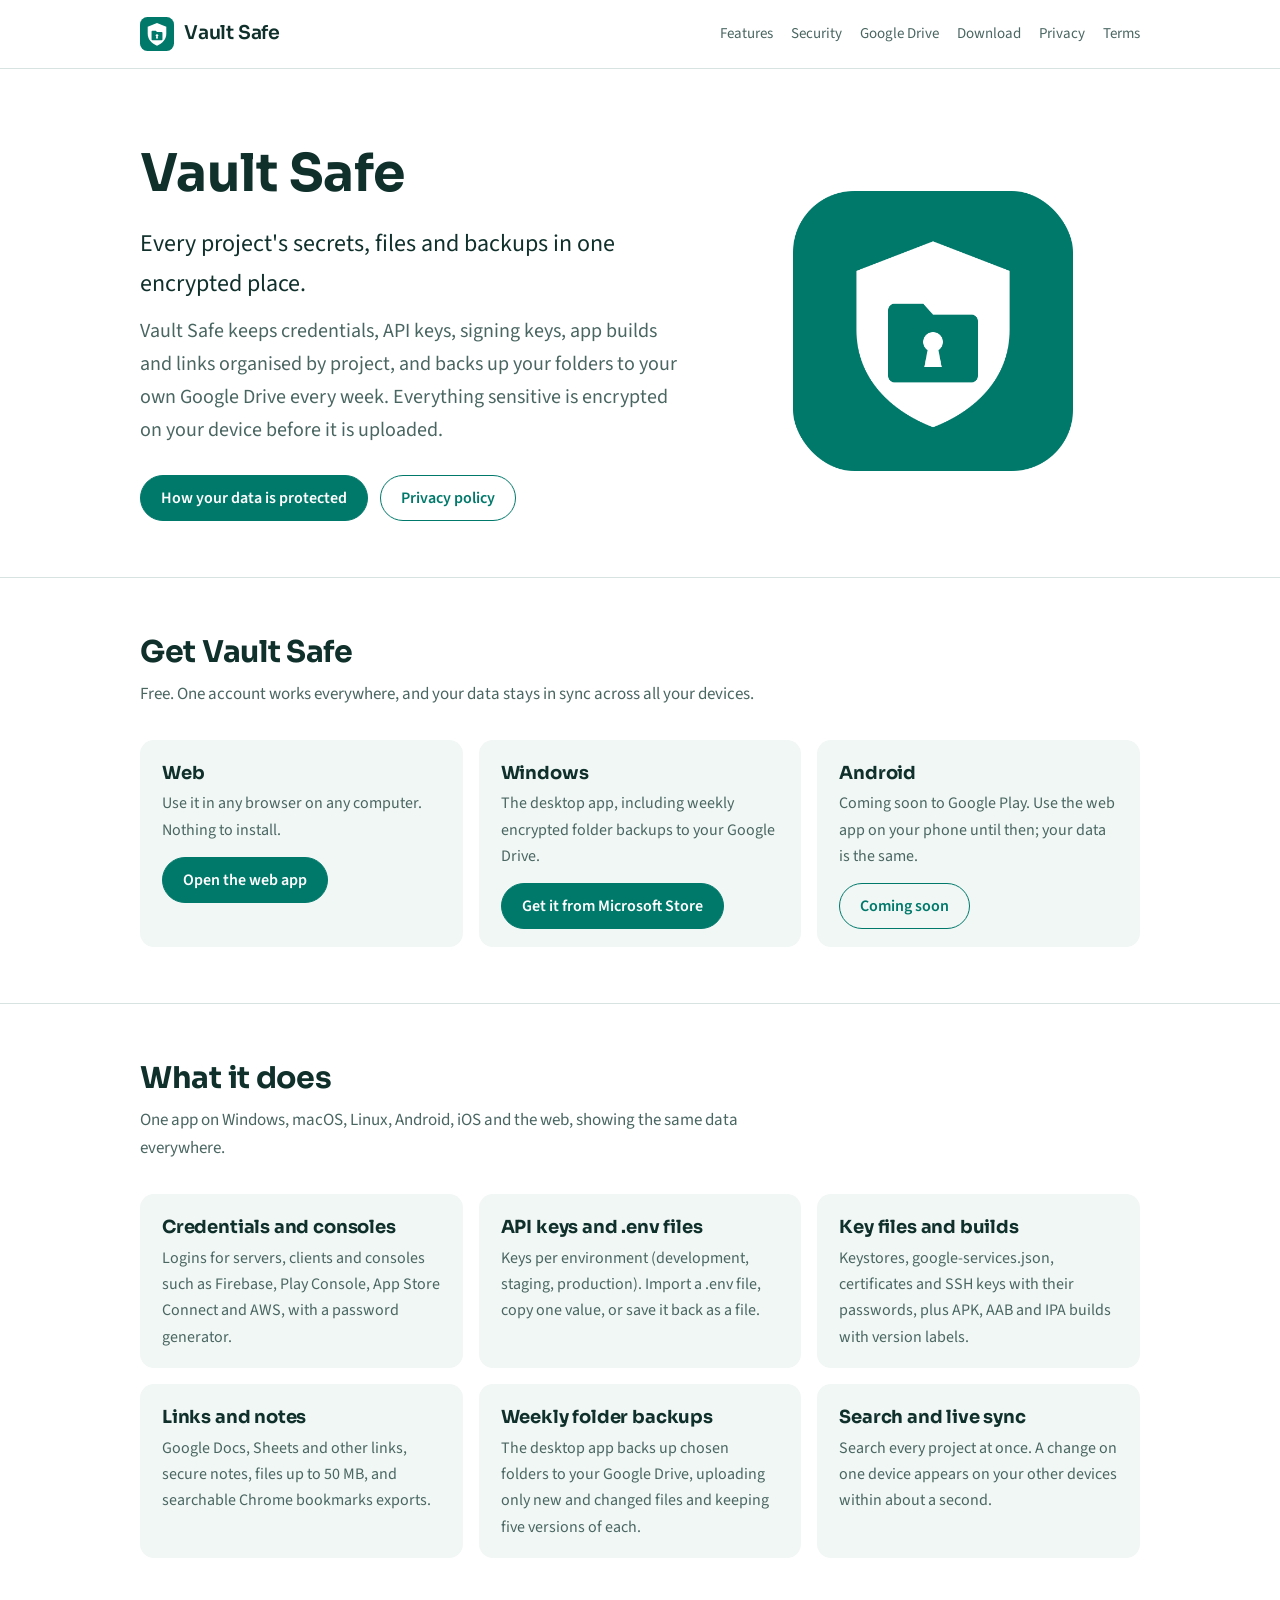
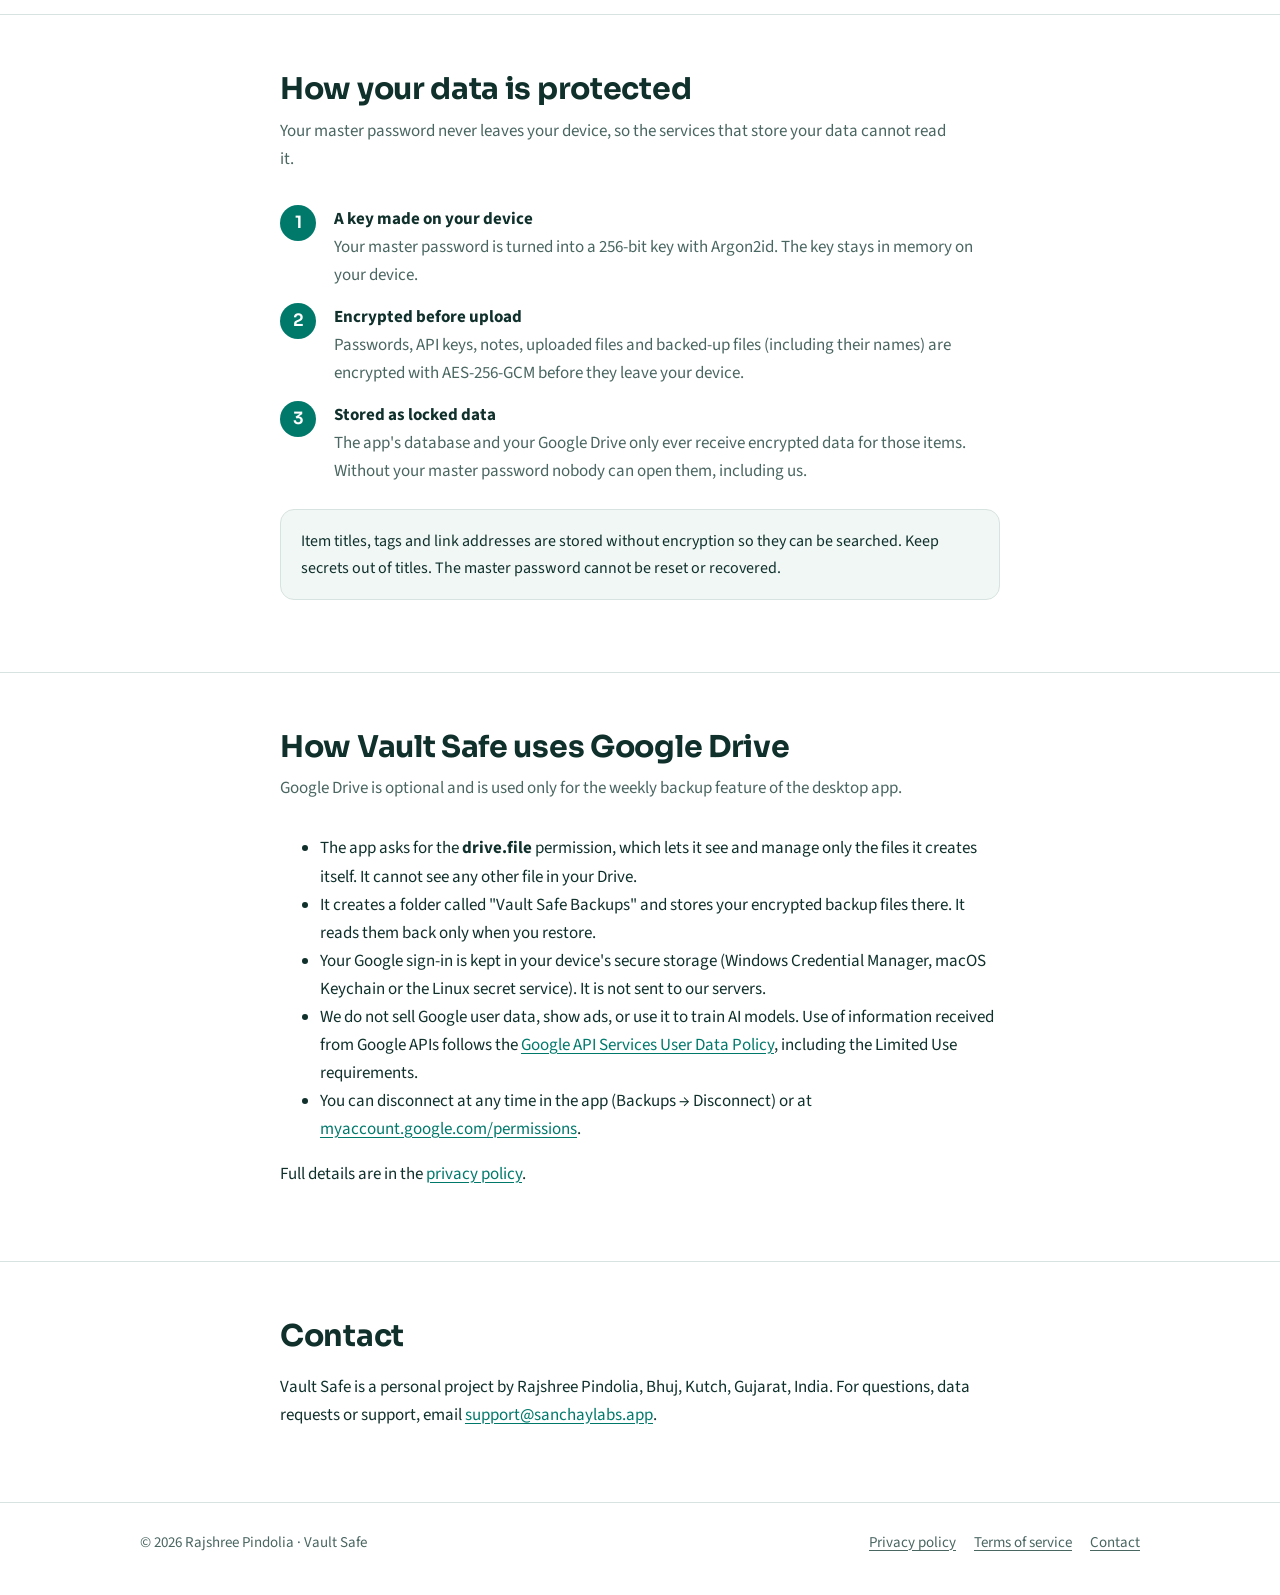
<file: index.html>
<!doctype html>
<html lang="en">
<head>
<meta charset="utf-8">
<meta name="viewport" content="width=device-width, initial-scale=1">
<title>Vault Safe — secure home for your projects</title>
<meta name="description" content="Vault Safe keeps each project's credentials, API keys, key files, app builds and links encrypted in one place, and backs up your folders to your own Google Drive every week.">
<meta name="google-site-verification" content="6050eJxkn7kLBPFxbfFtJ2_ZSHIaY4RsYB4jAtKrsZk" />
<link rel="icon" type="image/png" sizes="32x32" href="assets/favicon-32.png">
<link rel="icon" type="image/svg+xml" href="assets/logo.svg">
<link rel="apple-touch-icon" href="assets/apple-touch-icon.png">
<link rel="preconnect" href="https://fonts.googleapis.com">
<link rel="preconnect" href="https://fonts.gstatic.com" crossorigin>
<link href="https://fonts.googleapis.com/css2?family=Sora:wght@600&family=Source+Sans+3:wght@400;600&display=swap" rel="stylesheet">
<link rel="stylesheet" href="assets/style.css">
</head>
<body>

<header class="site-header">
  <div class="wrap">
    <a class="brand" href="./"><img src="assets/logo.svg" alt="" width="34" height="34">Vault Safe</a>
    <nav class="nav" aria-label="Main">
      <a href="#features">Features</a>
      <a href="#security">Security</a>
      <a href="#google">Google Drive</a>
      <a href="#download">Download</a>
      <a href="privacy.html">Privacy</a>
      <a href="terms.html">Terms</a>
    </nav>
  </div>
</header>

<main>
  <section class="hero">
    <div class="wrap">
      <div>
        <h1>Vault Safe</h1>
        <p class="lead" style="font-size:24px;color:var(--ink);margin-bottom:12px">Every project's secrets, files and backups in one encrypted place.</p>
        <p class="lead">Vault Safe keeps credentials, API keys, signing keys, app builds and links organised by project, and backs up your folders to your own Google Drive every week. Everything sensitive is encrypted on your device before it is uploaded.</p>
        <div class="cta">
          <a class="btn btn-primary" href="#security">How your data is protected</a>
          <a class="btn btn-ghost" href="privacy.html">Privacy policy</a>
        </div>
      </div>
      <div class="hero-art"><img src="assets/icon-512.png" alt="Vault Safe logo: a shield holding a folder with a keyhole" width="512" height="512"></div>
    </div>
  </section>

  <section class="block" id="download">
    <div class="wrap">
      <h2>Get Vault Safe</h2>
      <p class="sub">Free. One account works everywhere, and your data stays in sync across all your devices.</p>
      <div class="grid">
        <div class="card">
          <h3>Web</h3>
          <p>Use it in any browser on any computer. Nothing to install.</p>
          <p style="margin-top:14px"><a class="btn btn-primary" href="https://web.vaultsafe.sanchaylabs.app">Open the web app</a></p>
        </div>
        <div class="card">
          <h3>Windows</h3>
          <p>The desktop app, including weekly encrypted folder backups to your Google Drive.</p>
          <p style="margin-top:14px"><a class="btn btn-primary" href="https://apps.microsoft.com/detail/9MWRWQMHD9KV">Get it from Microsoft Store</a></p>
        </div>
        <div class="card">
          <h3>Android</h3>
          <p>Coming soon to Google Play. Use the web app on your phone until then; your data is the same.</p>
          <p style="margin-top:14px"><span class="btn btn-ghost" aria-disabled="true" style="cursor:default">Coming soon</span></p>
        </div>
      </div>
    </div>
  </section>

  <section class="block" id="features">
    <div class="wrap">
      <h2>What it does</h2>
      <p class="sub">One app on Windows, macOS, Linux, Android, iOS and the web, showing the same data everywhere.</p>
      <div class="grid">
        <div class="card"><h3>Credentials and consoles</h3><p>Logins for servers, clients and consoles such as Firebase, Play Console, App Store Connect and AWS, with a password generator.</p></div>
        <div class="card"><h3>API keys and .env files</h3><p>Keys per environment (development, staging, production). Import a .env file, copy one value, or save it back as a file.</p></div>
        <div class="card"><h3>Key files and builds</h3><p>Keystores, google-services.json, certificates and SSH keys with their passwords, plus APK, AAB and IPA builds with version labels.</p></div>
        <div class="card"><h3>Links and notes</h3><p>Google Docs, Sheets and other links, secure notes, files up to 50 MB, and searchable Chrome bookmarks exports.</p></div>
        <div class="card"><h3>Weekly folder backups</h3><p>The desktop app backs up chosen folders to your Google Drive, uploading only new and changed files and keeping five versions of each.</p></div>
        <div class="card"><h3>Search and live sync</h3><p>Search every project at once. A change on one device appears on your other devices within about a second.</p></div>
      </div>
    </div>
  </section>

  <section class="block" id="security">
    <div class="wrap narrow">
      <h2>How your data is protected</h2>
      <p class="sub">Your master password never leaves your device, so the services that store your data cannot read it.</p>
      <ol class="steps">
        <li><div><strong>A key made on your device</strong><span>Your master password is turned into a 256-bit key with Argon2id. The key stays in memory on your device.</span></div></li>
        <li><div><strong>Encrypted before upload</strong><span>Passwords, API keys, notes, uploaded files and backed-up files (including their names) are encrypted with AES-256-GCM before they leave your device.</span></div></li>
        <li><div><strong>Stored as locked data</strong><span>The app's database and your Google Drive only ever receive encrypted data for those items. Without your master password nobody can open them, including us.</span></div></li>
      </ol>
      <p class="note" style="margin-top:24px">Item titles, tags and link addresses are stored without encryption so they can be searched. Keep secrets out of titles. The master password cannot be reset or recovered.</p>
    </div>
  </section>

  <section class="block" id="google">
    <div class="wrap narrow">
      <h2>How Vault Safe uses Google Drive</h2>
      <p class="sub">Google Drive is optional and is used only for the weekly backup feature of the desktop app.</p>
      <ul>
        <li>The app asks for the <strong>drive.file</strong> permission, which lets it see and manage only the files it creates itself. It cannot see any other file in your Drive.</li>
        <li>It creates a folder called "Vault Safe Backups" and stores your encrypted backup files there. It reads them back only when you restore.</li>
        <li>Your Google sign-in is kept in your device's secure storage (Windows Credential Manager, macOS Keychain or the Linux secret service). It is not sent to our servers.</li>
        <li>We do not sell Google user data, show ads, or use it to train AI models. Use of information received from Google APIs follows the <a href="https://developers.google.com/terms/api-services-user-data-policy">Google API Services User Data Policy</a>, including the Limited Use requirements.</li>
        <li>You can disconnect at any time in the app (Backups → Disconnect) or at <a href="https://myaccount.google.com/permissions">myaccount.google.com/permissions</a>.</li>
      </ul>
      <p>Full details are in the <a href="privacy.html">privacy policy</a>.</p>
    </div>
  </section>

  <section class="block" id="contact">
    <div class="wrap narrow">
      <h2>Contact</h2>
      <p>Vault Safe is a personal project by Rajshree Pindolia, Bhuj, Kutch, Gujarat, India. For questions, data requests or support, email <a href="mailto:support@sanchaylabs.app">support@sanchaylabs.app</a>.</p>
    </div>
  </section>
</main>

<footer class="site-footer">
  <div class="wrap">
    <span>© 2026 Rajshree Pindolia · Vault Safe</span>
    <nav aria-label="Legal">
      <a href="privacy.html">Privacy policy</a>
      <a href="terms.html">Terms of service</a>
      <a href="mailto:support@sanchaylabs.app">Contact</a>
    </nav>
  </div>
</footer>

</body>
</html>
</file>
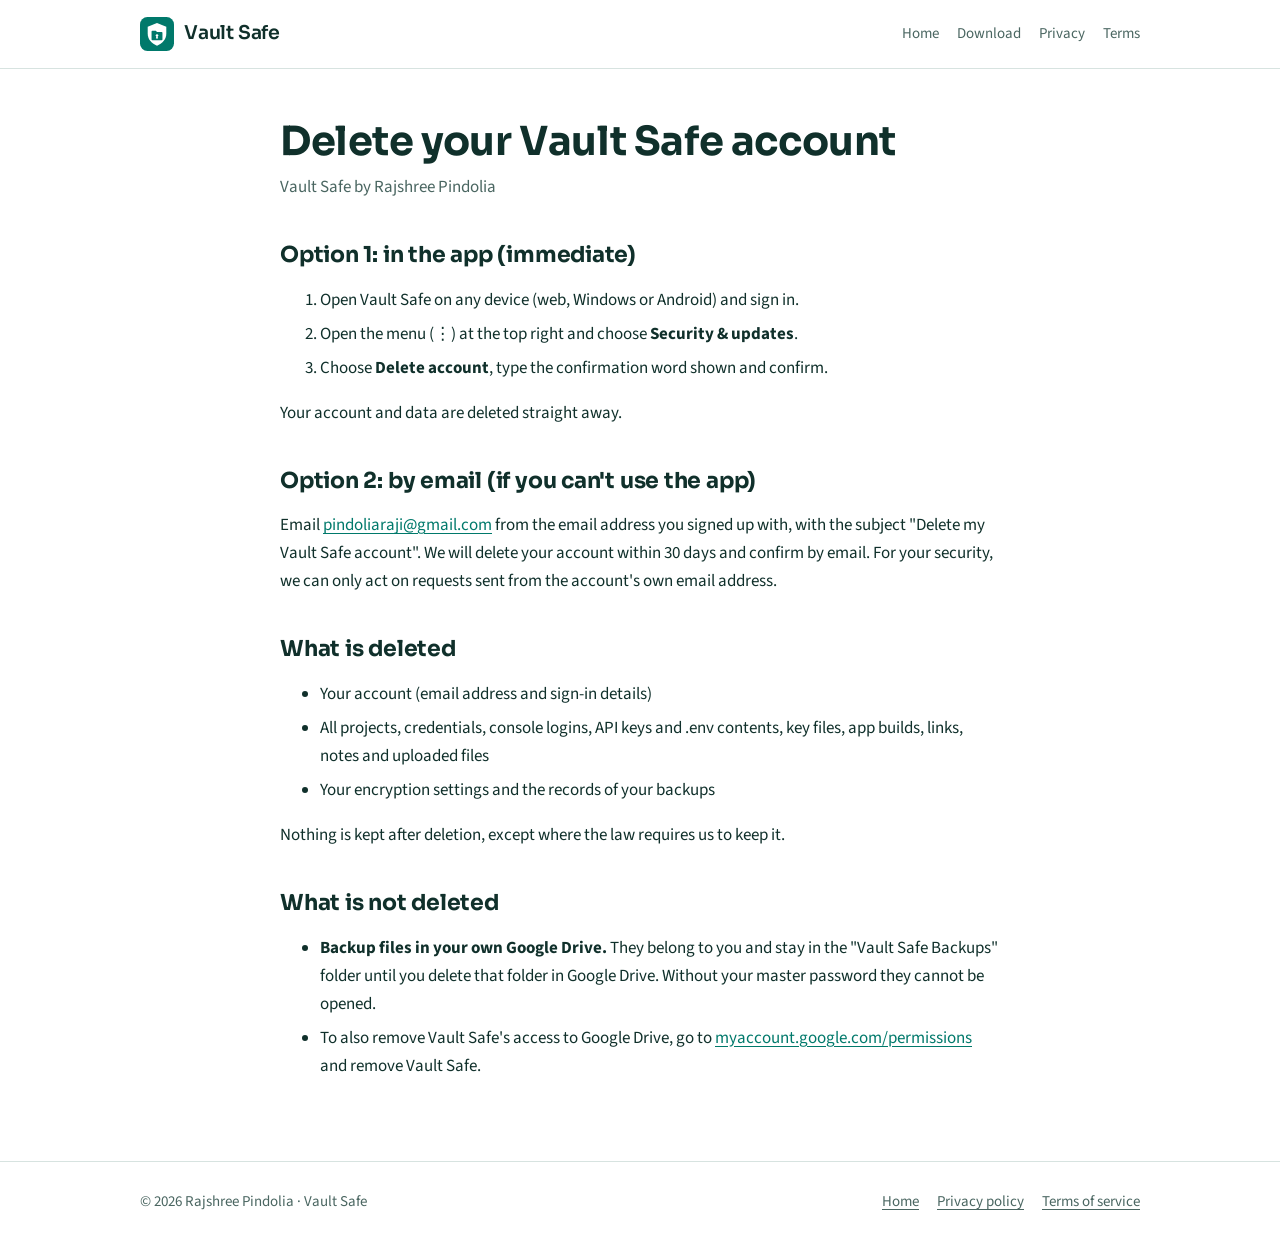
<file: delete-account.html>
<!doctype html>
<html lang="en">
<head>
<meta charset="utf-8">
<meta name="viewport" content="width=device-width, initial-scale=1">
<title>Delete your account — Vault Safe</title>
<meta name="description" content="How to delete your Vault Safe account and data.">
<link rel="icon" type="image/png" sizes="32x32" href="assets/favicon-32.png">
<link rel="icon" type="image/svg+xml" href="assets/logo.svg">
<link rel="apple-touch-icon" href="assets/apple-touch-icon.png">
<link rel="preconnect" href="https://fonts.googleapis.com">
<link rel="preconnect" href="https://fonts.gstatic.com" crossorigin>
<link href="https://fonts.googleapis.com/css2?family=Sora:wght@600&family=Source+Sans+3:wght@400;600&display=swap" rel="stylesheet">
<link rel="stylesheet" href="assets/style.css">
</head>
<body>

<header class="site-header">
  <div class="wrap">
    <a class="brand" href="./"><img src="assets/logo.svg" alt="" width="34" height="34">Vault Safe</a>
    <nav class="nav" aria-label="Main">
      <a href="./">Home</a>
      <a href="./#download">Download</a>
      <a href="privacy.html">Privacy</a>
      <a href="terms.html">Terms</a>
    </nav>
  </div>
</header>

<main class="legal">
  <div class="wrap narrow">
    <h1>Delete your Vault Safe account</h1>
    <p class="meta">Vault Safe by Rajshree Pindolia</p>

    <h2>Option 1: in the app (immediate)</h2>
    <ol>
      <li>Open Vault Safe on any device (web, Windows or Android) and sign in.</li>
      <li>Open the menu (⋮) at the top right and choose <strong>Security &amp; updates</strong>.</li>
      <li>Choose <strong>Delete account</strong>, type the confirmation word shown and confirm.</li>
    </ol>
    <p>Your account and data are deleted straight away.</p>

    <h2>Option 2: by email (if you can't use the app)</h2>
    <p>Email <a href="mailto:pindoliaraji@gmail.com?subject=Delete%20my%20Vault%20Safe%20account">pindoliaraji@gmail.com</a> from the email address you signed up with, with the subject "Delete my Vault Safe account". We will delete your account within 30 days and confirm by email. For your security, we can only act on requests sent from the account's own email address.</p>

    <h2>What is deleted</h2>
    <ul>
      <li>Your account (email address and sign-in details)</li>
      <li>All projects, credentials, console logins, API keys and .env contents, key files, app builds, links, notes and uploaded files</li>
      <li>Your encryption settings and the records of your backups</li>
    </ul>
    <p>Nothing is kept after deletion, except where the law requires us to keep it.</p>

    <h2>What is not deleted</h2>
    <ul>
      <li><strong>Backup files in your own Google Drive.</strong> They belong to you and stay in the "Vault Safe Backups" folder until you delete that folder in Google Drive. Without your master password they cannot be opened.</li>
      <li>To also remove Vault Safe's access to Google Drive, go to <a href="https://myaccount.google.com/permissions">myaccount.google.com/permissions</a> and remove Vault Safe.</li>
    </ul>
  </div>
</main>

<footer class="site-footer">
  <div class="wrap">
    <span>© 2026 Rajshree Pindolia · Vault Safe</span>
    <nav aria-label="Legal">
      <a href="./">Home</a>
      <a href="privacy.html">Privacy policy</a>
      <a href="terms.html">Terms of service</a>
    </nav>
  </div>
</footer>

</body>
</html>
</file>
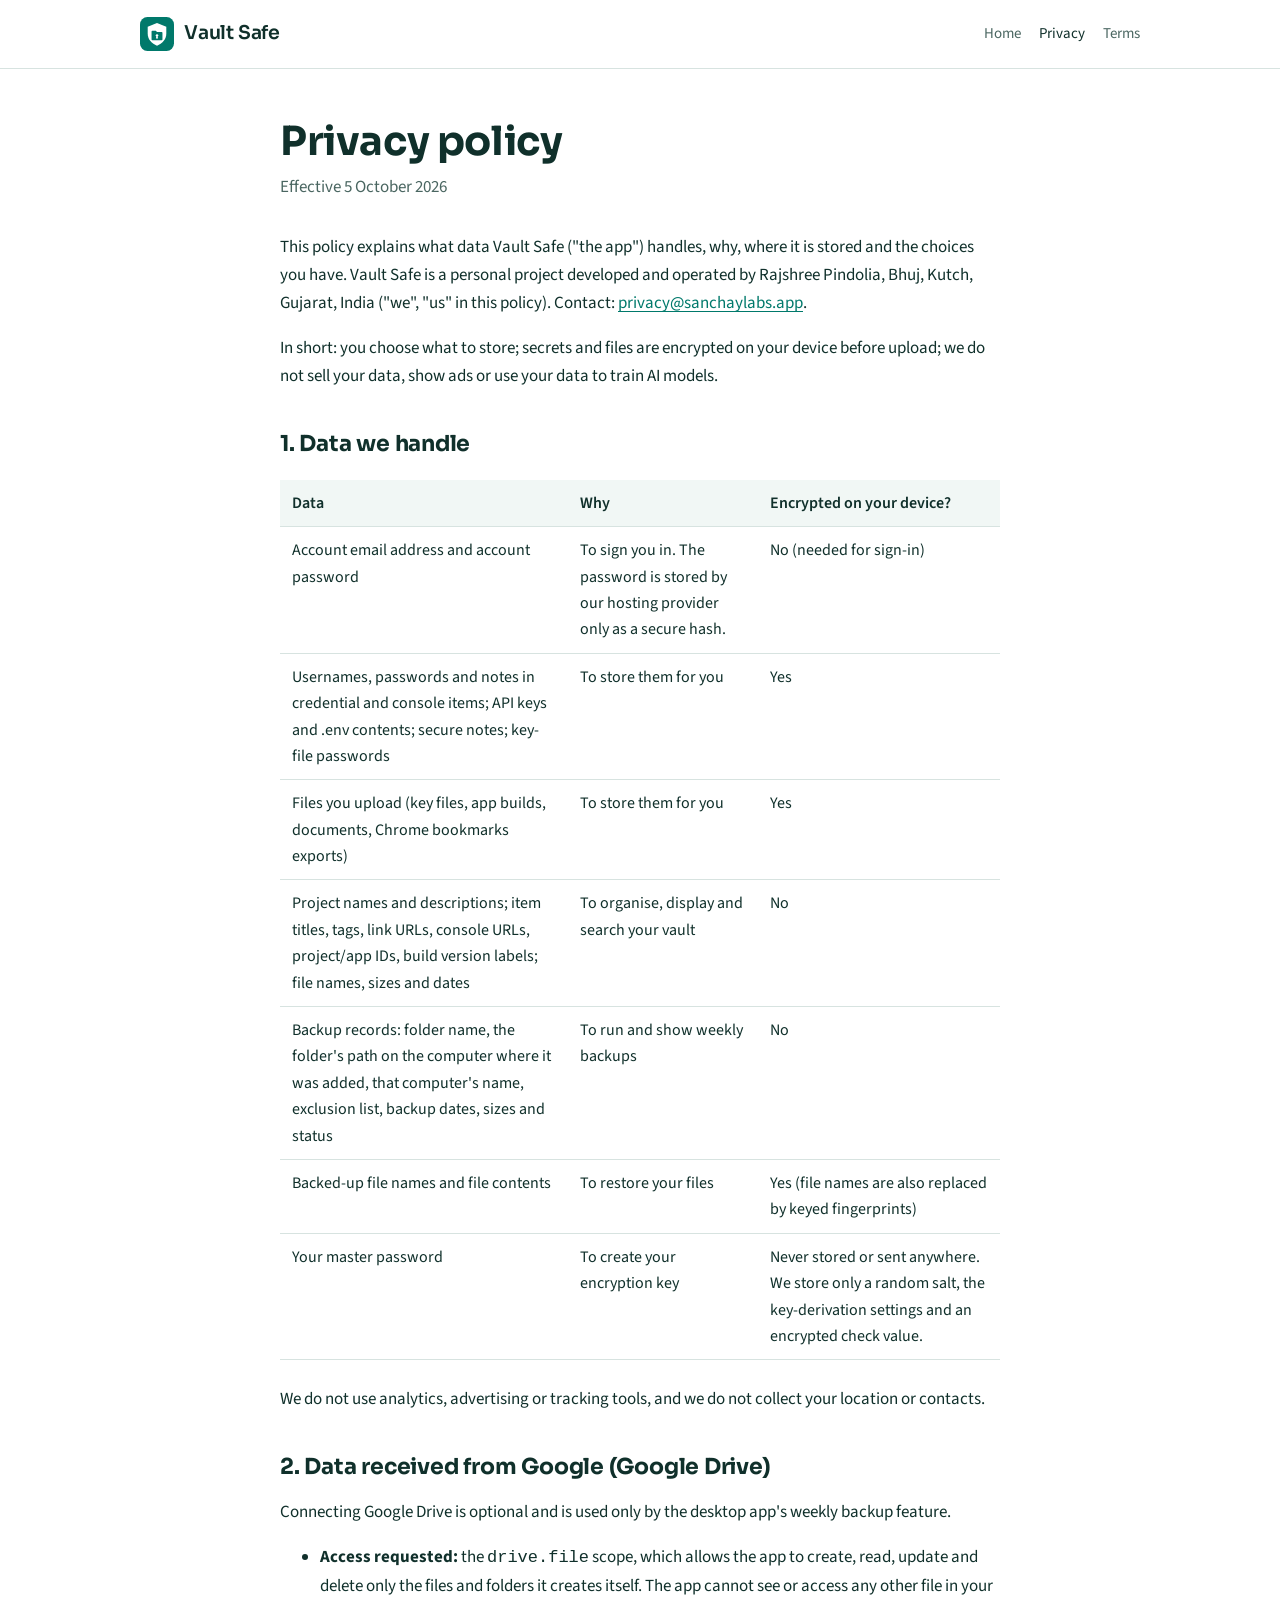
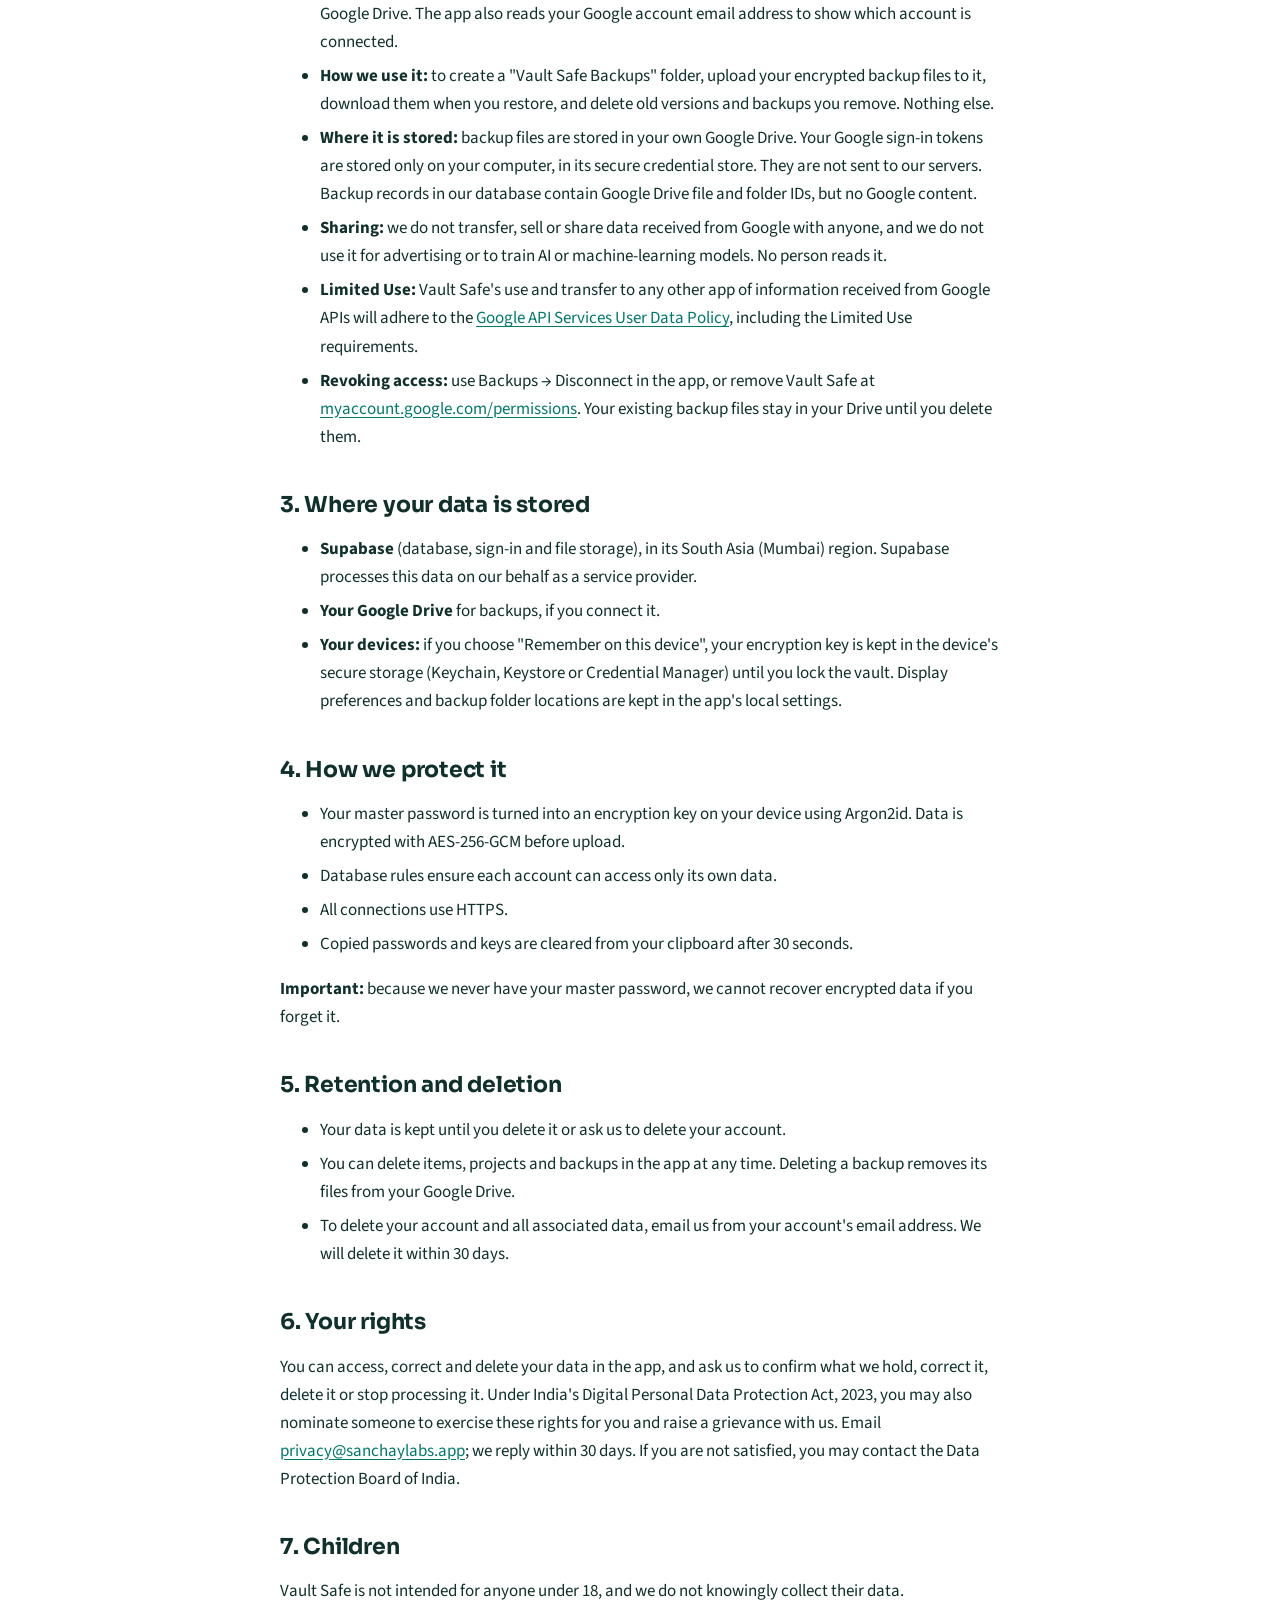
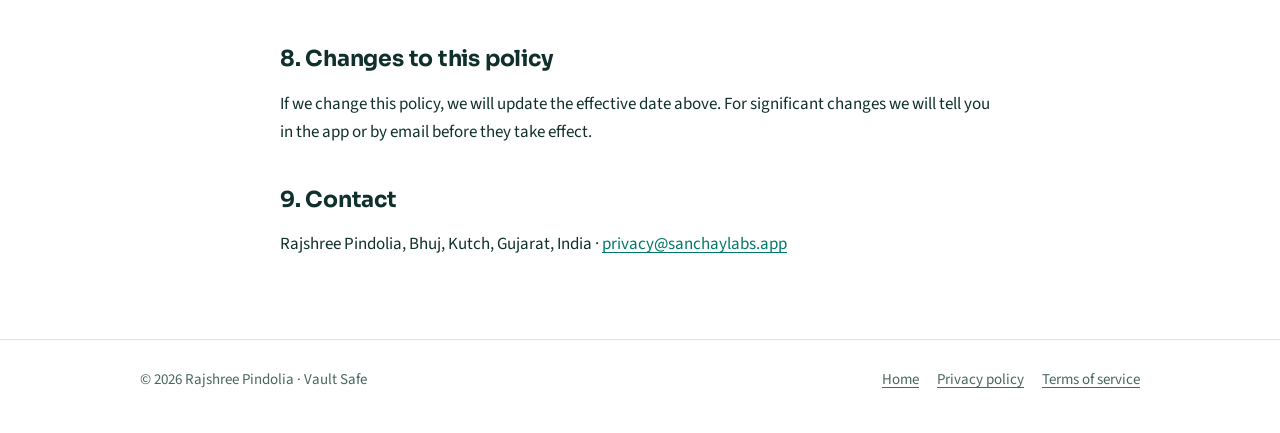
<file: privacy.html>
<!doctype html>
<html lang="en">
<head>
<meta charset="utf-8">
<meta name="viewport" content="width=device-width, initial-scale=1">
<title>Privacy policy — Vault Safe</title>
<meta name="description" content="How Vault Safe collects, uses, stores and protects your data, including data received from Google APIs.">
<link rel="icon" type="image/png" sizes="32x32" href="assets/favicon-32.png">
<link rel="icon" type="image/svg+xml" href="assets/logo.svg">
<link rel="apple-touch-icon" href="assets/apple-touch-icon.png">
<link rel="preconnect" href="https://fonts.googleapis.com">
<link rel="preconnect" href="https://fonts.gstatic.com" crossorigin>
<link href="https://fonts.googleapis.com/css2?family=Sora:wght@600&family=Source+Sans+3:wght@400;600&display=swap" rel="stylesheet">
<link rel="stylesheet" href="assets/style.css">
</head>
<body>

<header class="site-header">
  <div class="wrap">
    <a class="brand" href="./"><img src="assets/logo.svg" alt="" width="34" height="34">Vault Safe</a>
    <nav class="nav" aria-label="Main">
      <a href="./">Home</a>
      <a href="privacy.html" aria-current="page">Privacy</a>
      <a href="terms.html">Terms</a>
    </nav>
  </div>
</header>

<main class="legal">
  <div class="wrap narrow">
    <h1>Privacy policy</h1>
    <p class="meta">Effective 5 October 2026</p>

    <p>This policy explains what data Vault Safe ("the app") handles, why, where it is stored and the choices you have. Vault Safe is a personal project developed and operated by Rajshree Pindolia, Bhuj, Kutch, Gujarat, India ("we", "us" in this policy). Contact: <a href="mailto:privacy@sanchaylabs.app">privacy@sanchaylabs.app</a>.</p>

    <p>In short: you choose what to store; secrets and files are encrypted on your device before upload; we do not sell your data, show ads or use your data to train AI models.</p>

    <h2>1. Data we handle</h2>
    <div class="table-scroll">
    <table>
      <thead><tr><th>Data</th><th>Why</th><th>Encrypted on your device?</th></tr></thead>
      <tbody>
        <tr><td>Account email address and account password</td><td>To sign you in. The password is stored by our hosting provider only as a secure hash.</td><td>No (needed for sign-in)</td></tr>
        <tr><td>Usernames, passwords and notes in credential and console items; API keys and .env contents; secure notes; key-file passwords</td><td>To store them for you</td><td>Yes</td></tr>
        <tr><td>Files you upload (key files, app builds, documents, Chrome bookmarks exports)</td><td>To store them for you</td><td>Yes</td></tr>
        <tr><td>Project names and descriptions; item titles, tags, link URLs, console URLs, project/app IDs, build version labels; file names, sizes and dates</td><td>To organise, display and search your vault</td><td>No</td></tr>
        <tr><td>Backup records: folder name, the folder's path on the computer where it was added, that computer's name, exclusion list, backup dates, sizes and status</td><td>To run and show weekly backups</td><td>No</td></tr>
        <tr><td>Backed-up file names and file contents</td><td>To restore your files</td><td>Yes (file names are also replaced by keyed fingerprints)</td></tr>
        <tr><td>Your master password</td><td>To create your encryption key</td><td>Never stored or sent anywhere. We store only a random salt, the key-derivation settings and an encrypted check value.</td></tr>
      </tbody>
    </table>
    </div>
    <p>We do not use analytics, advertising or tracking tools, and we do not collect your location or contacts.</p>

    <h2>2. Data received from Google (Google Drive)</h2>
    <p>Connecting Google Drive is optional and is used only by the desktop app's weekly backup feature.</p>
    <ul>
      <li><strong>Access requested:</strong> the <code>drive.file</code> scope, which allows the app to create, read, update and delete only the files and folders it creates itself. The app cannot see or access any other file in your Google Drive. The app also reads your Google account email address to show which account is connected.</li>
      <li><strong>How we use it:</strong> to create a "Vault Safe Backups" folder, upload your encrypted backup files to it, download them when you restore, and delete old versions and backups you remove. Nothing else.</li>
      <li><strong>Where it is stored:</strong> backup files are stored in your own Google Drive. Your Google sign-in tokens are stored only on your computer, in its secure credential store. They are not sent to our servers. Backup records in our database contain Google Drive file and folder IDs, but no Google content.</li>
      <li><strong>Sharing:</strong> we do not transfer, sell or share data received from Google with anyone, and we do not use it for advertising or to train AI or machine-learning models. No person reads it.</li>
      <li><strong>Limited Use:</strong> Vault Safe's use and transfer to any other app of information received from Google APIs will adhere to the <a href="https://developers.google.com/terms/api-services-user-data-policy">Google API Services User Data Policy</a>, including the Limited Use requirements.</li>
      <li><strong>Revoking access:</strong> use Backups → Disconnect in the app, or remove Vault Safe at <a href="https://myaccount.google.com/permissions">myaccount.google.com/permissions</a>. Your existing backup files stay in your Drive until you delete them.</li>
    </ul>

    <h2>3. Where your data is stored</h2>
    <ul>
      <li><strong>Supabase</strong> (database, sign-in and file storage), in its South Asia (Mumbai) region. Supabase processes this data on our behalf as a service provider.</li>
      <li><strong>Your Google Drive</strong> for backups, if you connect it.</li>
      <li><strong>Your devices:</strong> if you choose "Remember on this device", your encryption key is kept in the device's secure storage (Keychain, Keystore or Credential Manager) until you lock the vault. Display preferences and backup folder locations are kept in the app's local settings.</li>
    </ul>

    <h2>4. How we protect it</h2>
    <ul>
      <li>Your master password is turned into an encryption key on your device using Argon2id. Data is encrypted with AES-256-GCM before upload.</li>
      <li>Database rules ensure each account can access only its own data.</li>
      <li>All connections use HTTPS.</li>
      <li>Copied passwords and keys are cleared from your clipboard after 30 seconds.</li>
    </ul>
    <p><strong>Important:</strong> because we never have your master password, we cannot recover encrypted data if you forget it.</p>

    <h2>5. Retention and deletion</h2>
    <ul>
      <li>Your data is kept until you delete it or ask us to delete your account.</li>
      <li>You can delete items, projects and backups in the app at any time. Deleting a backup removes its files from your Google Drive.</li>
      <li>To delete your account and all associated data, email us from your account's email address. We will delete it within 30 days.</li>
    </ul>

    <h2>6. Your rights</h2>
    <p>You can access, correct and delete your data in the app, and ask us to confirm what we hold, correct it, delete it or stop processing it. Under India's Digital Personal Data Protection Act, 2023, you may also nominate someone to exercise these rights for you and raise a grievance with us. Email <a href="mailto:privacy@sanchaylabs.app">privacy@sanchaylabs.app</a>; we reply within 30 days. If you are not satisfied, you may contact the Data Protection Board of India.</p>

    <h2>7. Children</h2>
    <p>Vault Safe is not intended for anyone under 18, and we do not knowingly collect their data.</p>

    <h2>8. Changes to this policy</h2>
    <p>If we change this policy, we will update the effective date above. For significant changes we will tell you in the app or by email before they take effect.</p>

    <h2>9. Contact</h2>
    <p>Rajshree Pindolia, Bhuj, Kutch, Gujarat, India · <a href="mailto:privacy@sanchaylabs.app">privacy@sanchaylabs.app</a></p>
  </div>
</main>

<footer class="site-footer">
  <div class="wrap">
    <span>© 2026 Rajshree Pindolia · Vault Safe</span>
    <nav aria-label="Legal">
      <a href="./">Home</a>
      <a href="privacy.html">Privacy policy</a>
      <a href="terms.html">Terms of service</a>
    </nav>
  </div>
</footer>

</body>
</html>
</file>
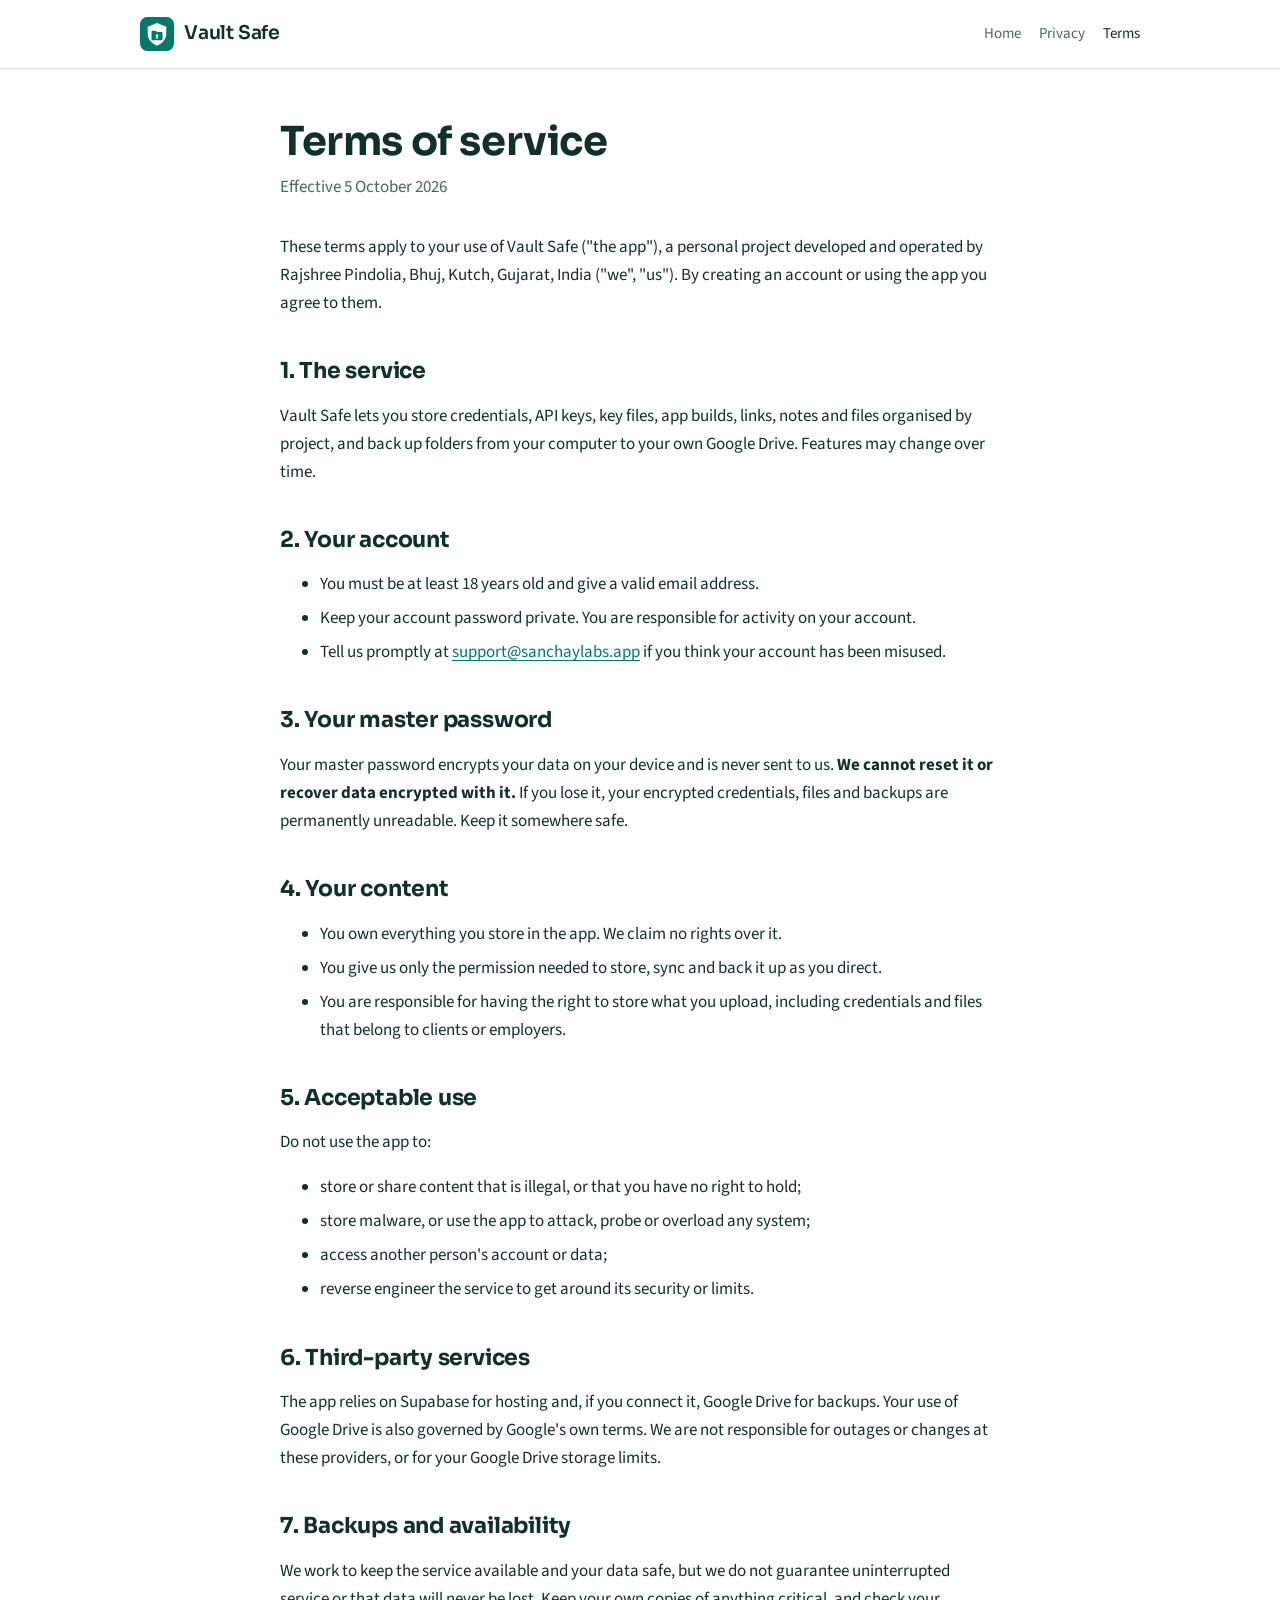
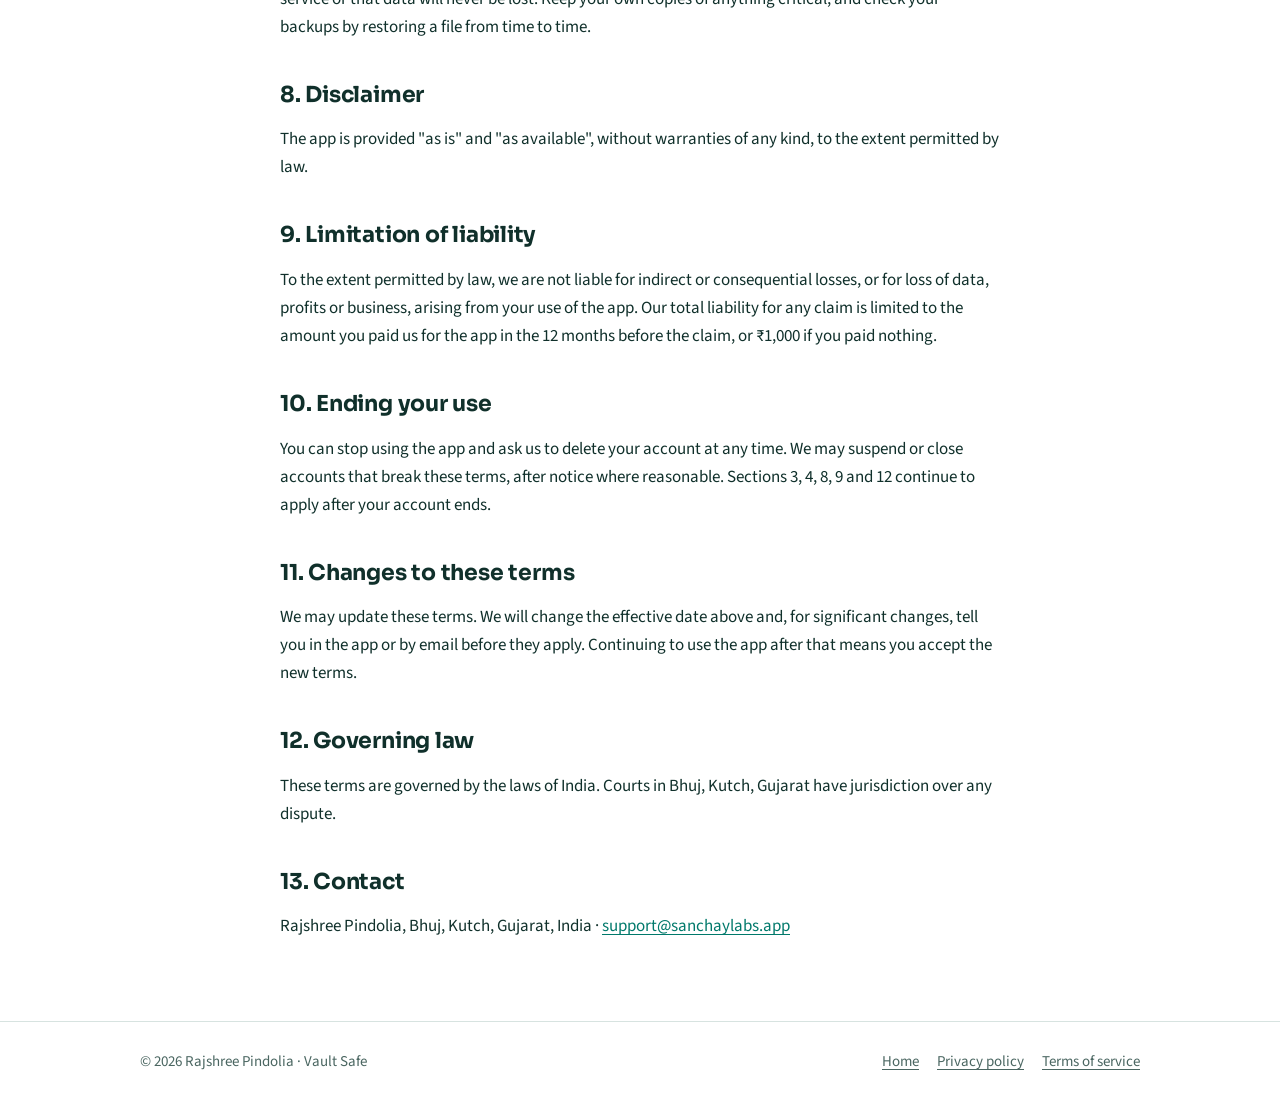
<file: terms.html>
<!doctype html>
<html lang="en">
<head>
<meta charset="utf-8">
<meta name="viewport" content="width=device-width, initial-scale=1">
<title>Terms of service — Vault Safe</title>
<meta name="description" content="The terms for using Vault Safe.">
<link rel="icon" type="image/png" sizes="32x32" href="assets/favicon-32.png">
<link rel="icon" type="image/svg+xml" href="assets/logo.svg">
<link rel="apple-touch-icon" href="assets/apple-touch-icon.png">
<link rel="preconnect" href="https://fonts.googleapis.com">
<link rel="preconnect" href="https://fonts.gstatic.com" crossorigin>
<link href="https://fonts.googleapis.com/css2?family=Sora:wght@600&family=Source+Sans+3:wght@400;600&display=swap" rel="stylesheet">
<link rel="stylesheet" href="assets/style.css">
</head>
<body>

<header class="site-header">
  <div class="wrap">
    <a class="brand" href="./"><img src="assets/logo.svg" alt="" width="34" height="34">Vault Safe</a>
    <nav class="nav" aria-label="Main">
      <a href="./">Home</a>
      <a href="privacy.html">Privacy</a>
      <a href="terms.html" aria-current="page">Terms</a>
    </nav>
  </div>
</header>

<main class="legal">
  <div class="wrap narrow">
    <h1>Terms of service</h1>
    <p class="meta">Effective 5 October 2026</p>

    <p>These terms apply to your use of Vault Safe ("the app"), a personal project developed and operated by Rajshree Pindolia, Bhuj, Kutch, Gujarat, India ("we", "us"). By creating an account or using the app you agree to them.</p>

    <h2>1. The service</h2>
    <p>Vault Safe lets you store credentials, API keys, key files, app builds, links, notes and files organised by project, and back up folders from your computer to your own Google Drive. Features may change over time.</p>

    <h2>2. Your account</h2>
    <ul>
      <li>You must be at least 18 years old and give a valid email address.</li>
      <li>Keep your account password private. You are responsible for activity on your account.</li>
      <li>Tell us promptly at <a href="mailto:support@sanchaylabs.app">support@sanchaylabs.app</a> if you think your account has been misused.</li>
    </ul>

    <h2>3. Your master password</h2>
    <p>Your master password encrypts your data on your device and is never sent to us. <strong>We cannot reset it or recover data encrypted with it.</strong> If you lose it, your encrypted credentials, files and backups are permanently unreadable. Keep it somewhere safe.</p>

    <h2>4. Your content</h2>
    <ul>
      <li>You own everything you store in the app. We claim no rights over it.</li>
      <li>You give us only the permission needed to store, sync and back it up as you direct.</li>
      <li>You are responsible for having the right to store what you upload, including credentials and files that belong to clients or employers.</li>
    </ul>

    <h2>5. Acceptable use</h2>
    <p>Do not use the app to:</p>
    <ul>
      <li>store or share content that is illegal, or that you have no right to hold;</li>
      <li>store malware, or use the app to attack, probe or overload any system;</li>
      <li>access another person's account or data;</li>
      <li>reverse engineer the service to get around its security or limits.</li>
    </ul>

    <h2>6. Third-party services</h2>
    <p>The app relies on Supabase for hosting and, if you connect it, Google Drive for backups. Your use of Google Drive is also governed by Google's own terms. We are not responsible for outages or changes at these providers, or for your Google Drive storage limits.</p>

    <h2>7. Backups and availability</h2>
    <p>We work to keep the service available and your data safe, but we do not guarantee uninterrupted service or that data will never be lost. Keep your own copies of anything critical, and check your backups by restoring a file from time to time.</p>

    <h2>8. Disclaimer</h2>
    <p>The app is provided "as is" and "as available", without warranties of any kind, to the extent permitted by law.</p>

    <h2>9. Limitation of liability</h2>
    <p>To the extent permitted by law, we are not liable for indirect or consequential losses, or for loss of data, profits or business, arising from your use of the app. Our total liability for any claim is limited to the amount you paid us for the app in the 12 months before the claim, or ₹1,000 if you paid nothing.</p>

    <h2>10. Ending your use</h2>
    <p>You can stop using the app and ask us to delete your account at any time. We may suspend or close accounts that break these terms, after notice where reasonable. Sections 3, 4, 8, 9 and 12 continue to apply after your account ends.</p>

    <h2>11. Changes to these terms</h2>
    <p>We may update these terms. We will change the effective date above and, for significant changes, tell you in the app or by email before they apply. Continuing to use the app after that means you accept the new terms.</p>

    <h2>12. Governing law</h2>
    <p>These terms are governed by the laws of India. Courts in Bhuj, Kutch, Gujarat have jurisdiction over any dispute.</p>

    <h2>13. Contact</h2>
    <p>Rajshree Pindolia, Bhuj, Kutch, Gujarat, India · <a href="mailto:support@sanchaylabs.app">support@sanchaylabs.app</a></p>
  </div>
</main>

<footer class="site-footer">
  <div class="wrap">
    <span>© 2026 Rajshree Pindolia · Vault Safe</span>
    <nav aria-label="Legal">
      <a href="./">Home</a>
      <a href="privacy.html">Privacy policy</a>
      <a href="terms.html">Terms of service</a>
    </nav>
  </div>
</footer>

</body>
</html>
</file>
<file: assets/style.css>
:root {
  --teal: #00796B;
  --teal-dark: #004D40;
  --ink: #10302B;
  --muted: #4A6661;
  --line: #D7E3E0;
  --bg: #FFFFFF;
  --tint: #F1F7F5;
  --radius: 14px;
}

@media (prefers-color-scheme: dark) {
  :root {
    --teal: #4DB6AC;
    --teal-dark: #80CBC4;
    --ink: #E8F1EF;
    --muted: #A9C2BE;
    --line: #26403B;
    --bg: #0E1A18;
    --tint: #142522;
  }
}

* { box-sizing: border-box; }

html { -webkit-text-size-adjust: 100%; }

body {
  margin: 0;
  background: var(--bg);
  color: var(--ink);
  font: 17px/1.65 "Source Sans 3", system-ui, -apple-system, "Segoe UI", sans-serif;
}

h1, h2, h3, .brand {
  font-family: "Sora", system-ui, sans-serif;
  letter-spacing: -0.01em;
  line-height: 1.25;
}

a { color: var(--teal); text-underline-offset: 3px; }
a:hover { color: var(--teal-dark); }

.wrap { max-width: 1040px; margin: 0 auto; padding: 0 20px; }
.narrow { max-width: 760px; }

/* header */
.site-header { border-bottom: 1px solid var(--line); }
.site-header .wrap {
  display: flex; align-items: center; justify-content: space-between;
  gap: 16px; min-height: 68px; flex-wrap: wrap;
}
.brand {
  display: flex; align-items: center; gap: 10px;
  font-weight: 600; font-size: 19px; color: var(--ink); text-decoration: none;
}
.brand img { width: 34px; height: 34px; }
.nav { display: flex; gap: 0 18px; flex-wrap: wrap; }
.nav a { color: var(--muted); text-decoration: none; font-size: 15px; padding: 8px 0; }
@media (max-width: 800px) { .site-header .wrap { padding-top: 8px; padding-bottom: 4px; } }
.nav a:hover, .nav a[aria-current="page"] { color: var(--ink); }

/* hero */
.hero { padding: 72px 0 56px; }
.hero .wrap { display: grid; grid-template-columns: minmax(0, 1.3fr) minmax(0, 1fr); gap: 48px; align-items: center; }
.hero h1 { font-size: clamp(34px, 5vw, 52px); margin: 0 0 18px; }
.hero p.lead { font-size: 20px; color: var(--muted); margin: 0 0 28px; max-width: 34em; }
.hero-art { justify-self: center; width: min(280px, 70vw); }
.hero-art img { width: 100%; height: auto; display: block; }

.cta { display: flex; gap: 12px; flex-wrap: wrap; }
.btn {
  display: inline-flex; align-items: center; min-height: 46px; padding: 0 20px;
  border-radius: 999px; font-weight: 600; text-decoration: none; font-size: 16px;
  border: 1.5px solid var(--teal);
}
.btn-primary { background: var(--teal); color: #FFFFFF; }
.btn-primary:hover { background: var(--teal-dark); border-color: var(--teal-dark); color: #FFFFFF; }
.btn-ghost { color: var(--teal); }

/* sections */
section.block { padding: 56px 0; border-top: 1px solid var(--line); }
section.block h2 { font-size: 30px; margin: 0 0 8px; }
section.block > .wrap > p.sub { color: var(--muted); margin: 0 0 32px; max-width: 40em; }

.grid { display: grid; grid-template-columns: repeat(3, minmax(0, 1fr)); gap: 16px; }
.card {
  background: var(--tint); border-radius: var(--radius); padding: 22px 22px 18px;
}
.card h3 { font-size: 18px; margin: 0 0 6px; }
.card p { margin: 0; color: var(--muted); font-size: 16px; }

.steps { counter-reset: step; list-style: none; padding: 0; margin: 0; display: grid; gap: 14px; }
.steps li { counter-increment: step; display: grid; grid-template-columns: 40px minmax(0, 1fr); gap: 14px; align-items: start; }
.steps li::before {
  content: counter(step); width: 36px; height: 36px; border-radius: 50%;
  background: var(--teal); color: #FFFFFF; font-weight: 600;
  display: flex; align-items: center; justify-content: center; font-family: "Sora", sans-serif;
}
.steps strong { display: block; }
.steps span { color: var(--muted); }

.note {
  border: 1px solid var(--line); border-radius: var(--radius);
  padding: 18px 20px; background: var(--tint); font-size: 16px;
}

/* legal pages */
.legal { padding: 48px 0 64px; }
.legal h1 { font-size: clamp(30px, 4vw, 40px); margin: 0 0 6px; }
.legal .meta { color: var(--muted); margin: 0 0 32px; }
.legal h2 { font-size: 22px; margin: 40px 0 10px; }
.legal h3 { font-size: 18px; margin: 24px 0 6px; }
.legal li { margin-bottom: 6px; }
.legal table { width: 100%; border-collapse: collapse; margin: 12px 0 8px; font-size: 16px; }
.legal th, .legal td { text-align: left; vertical-align: top; padding: 10px 12px; border-bottom: 1px solid var(--line); }
.legal th { font-weight: 600; background: var(--tint); }
.table-scroll { overflow-x: auto; }

/* footer */
.site-footer { border-top: 1px solid var(--line); padding: 28px 0 40px; color: var(--muted); font-size: 15px; }
.site-footer .wrap { display: flex; justify-content: space-between; gap: 16px; flex-wrap: wrap; }
.site-footer nav { display: flex; gap: 18px; flex-wrap: wrap; }
.site-footer a { color: var(--muted); }

@media (max-width: 800px) {
  .hero { padding: 44px 0 36px; }
  .hero .wrap { grid-template-columns: minmax(0, 1fr); gap: 28px; }
  .hero-art { order: -1; width: 140px; justify-self: start; }
  .grid { grid-template-columns: minmax(0, 1fr); }
  section.block { padding: 44px 0; }
}
</file>
